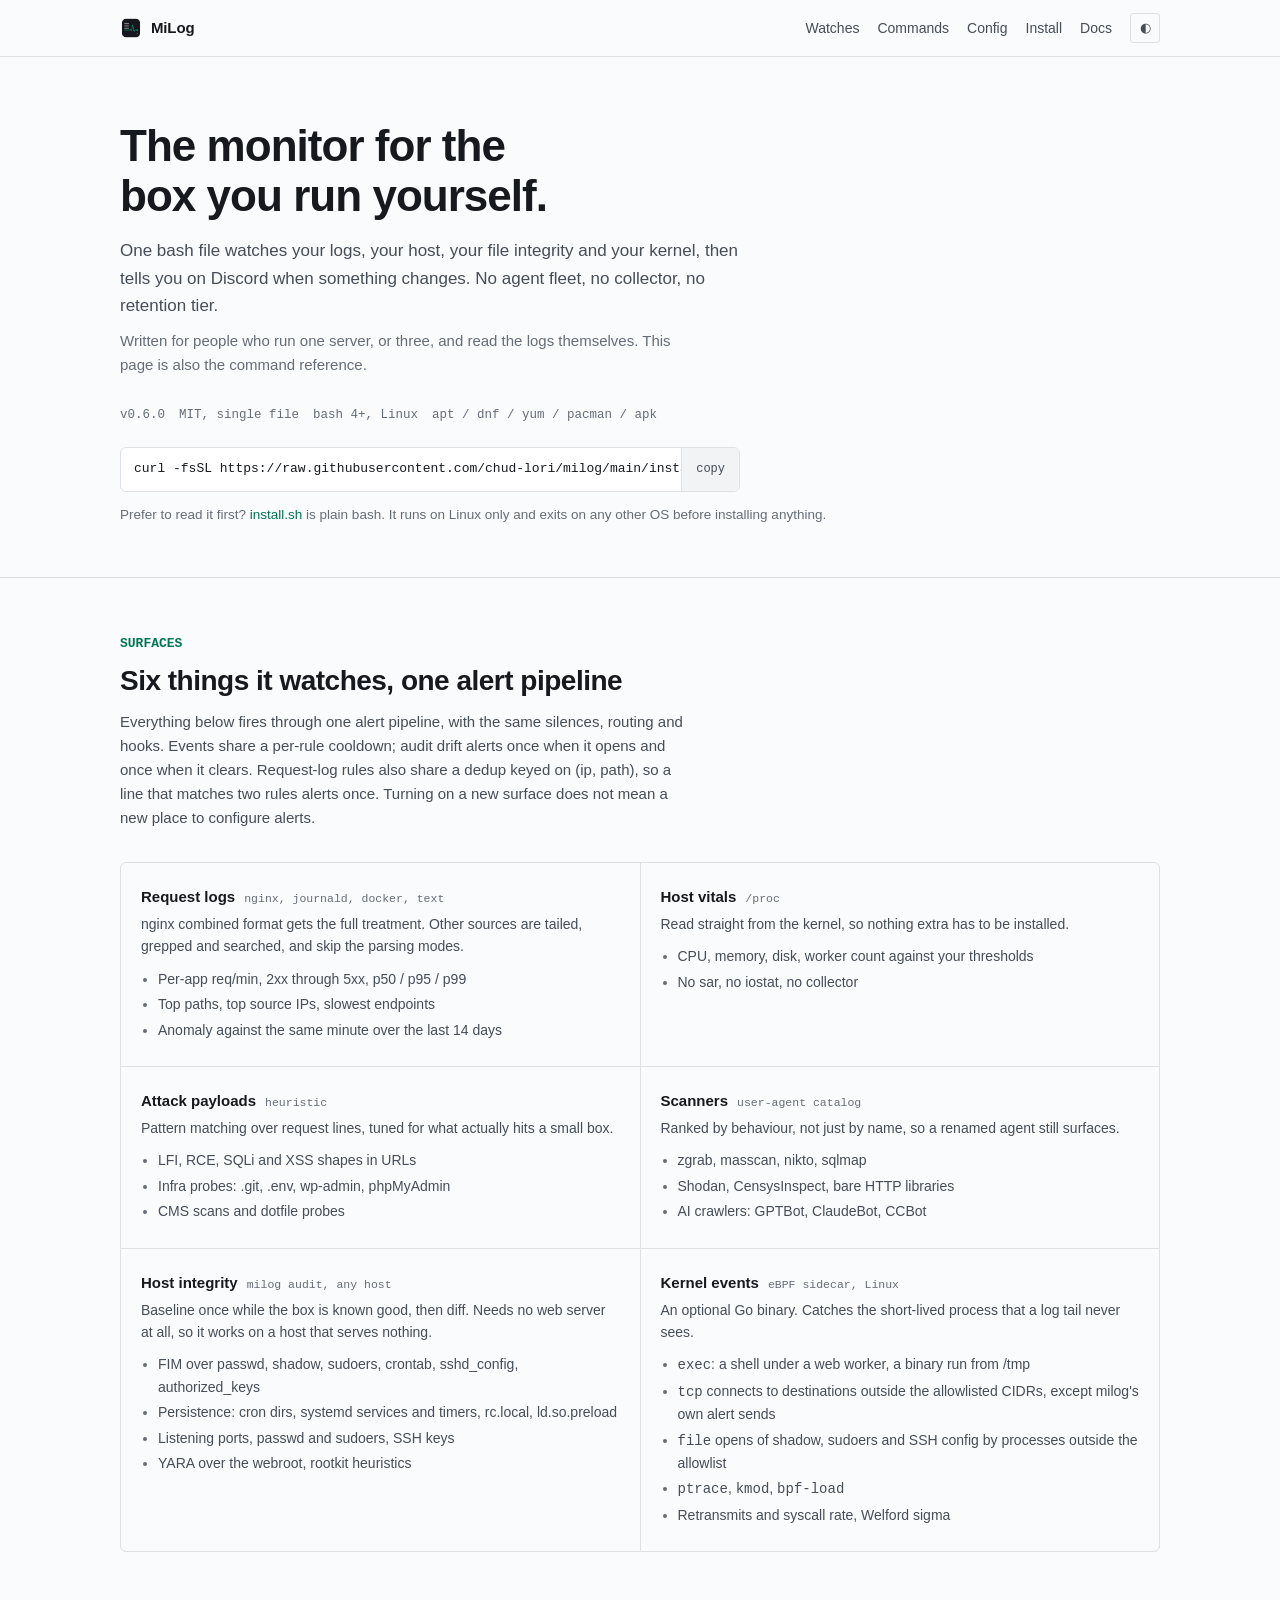
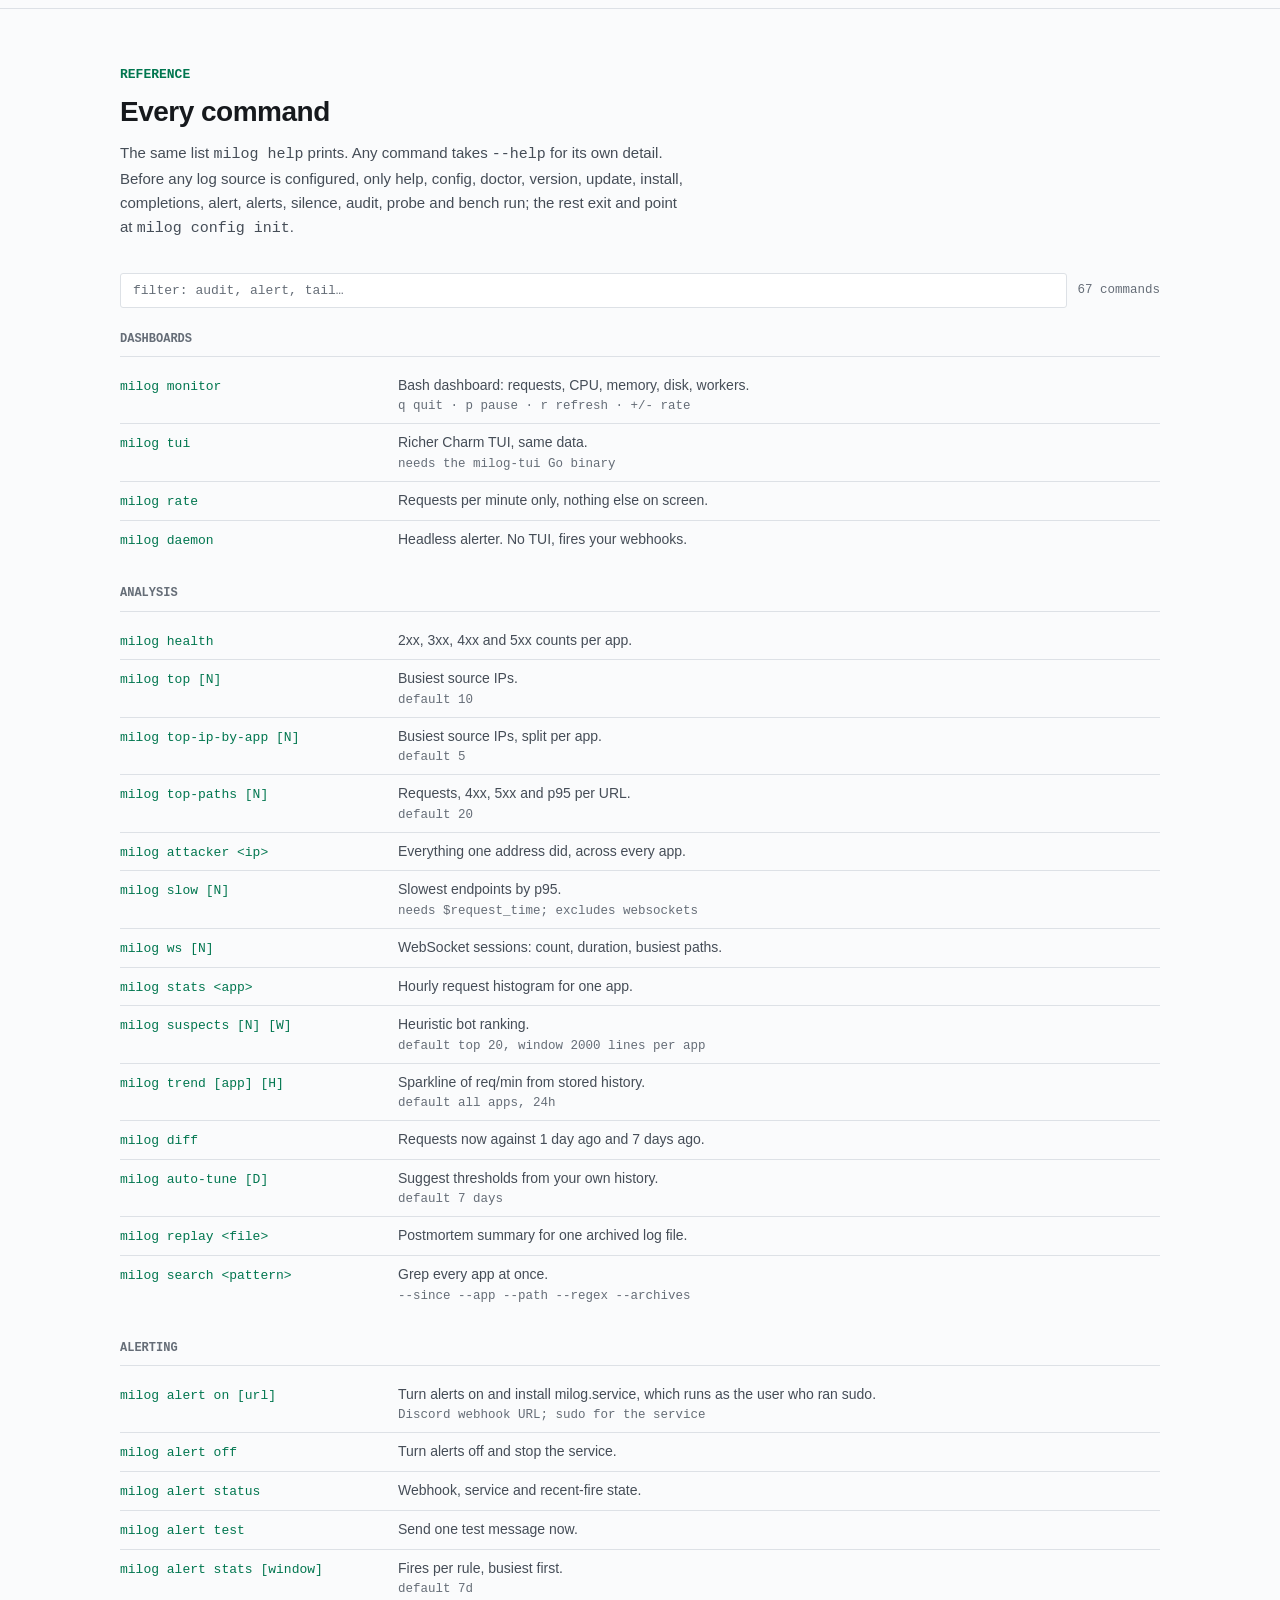
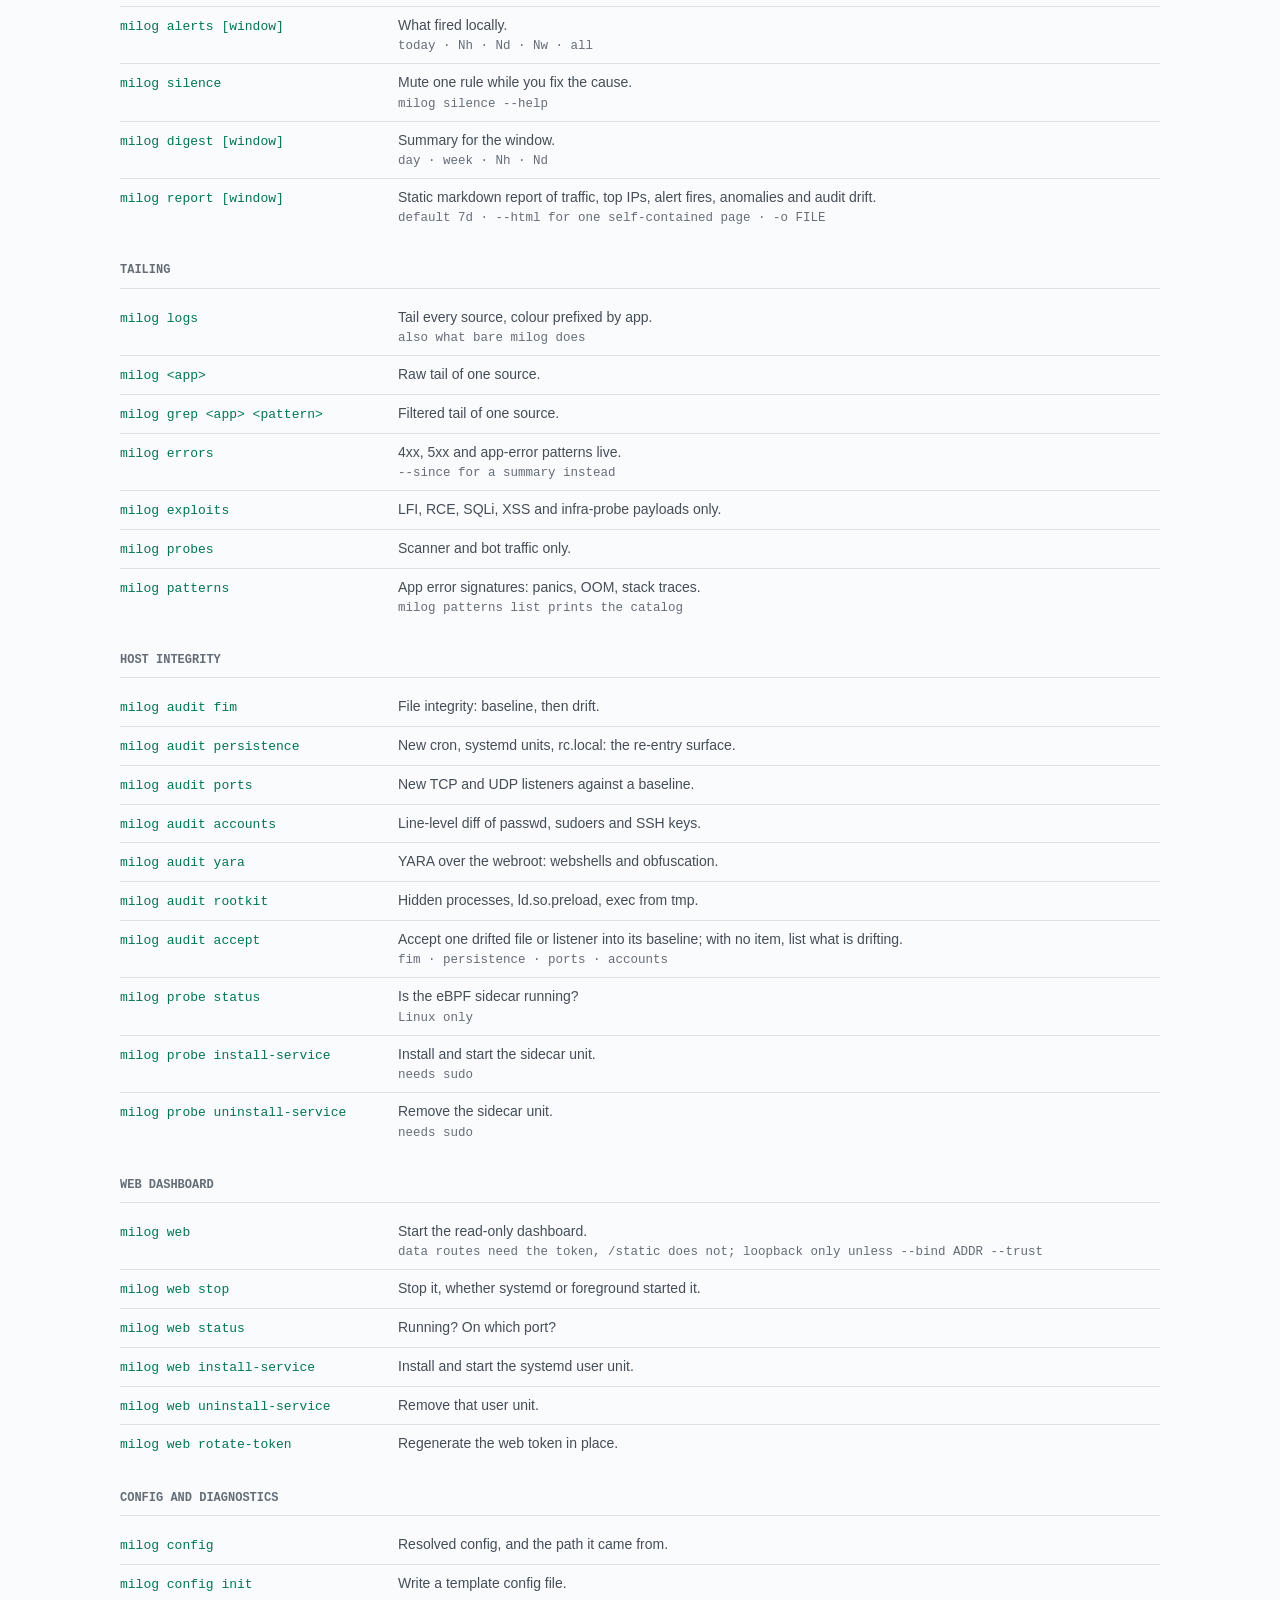
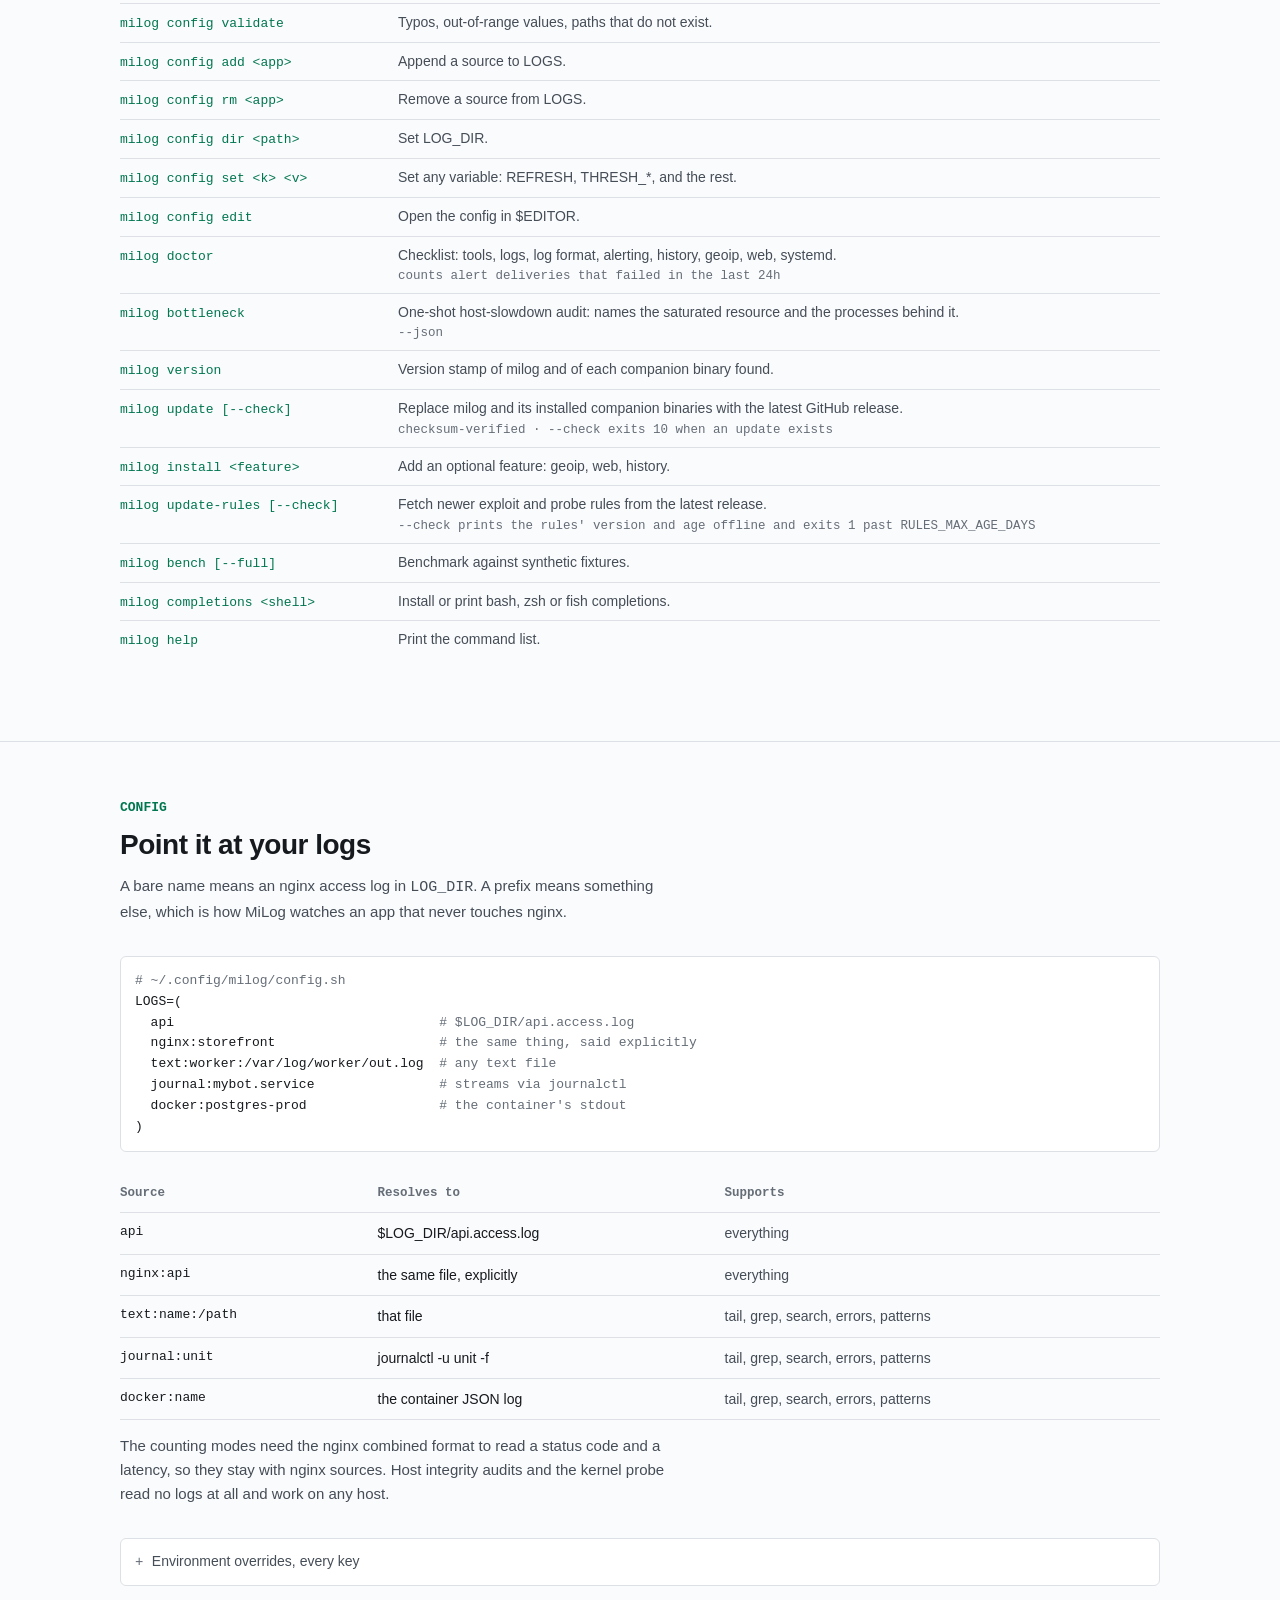
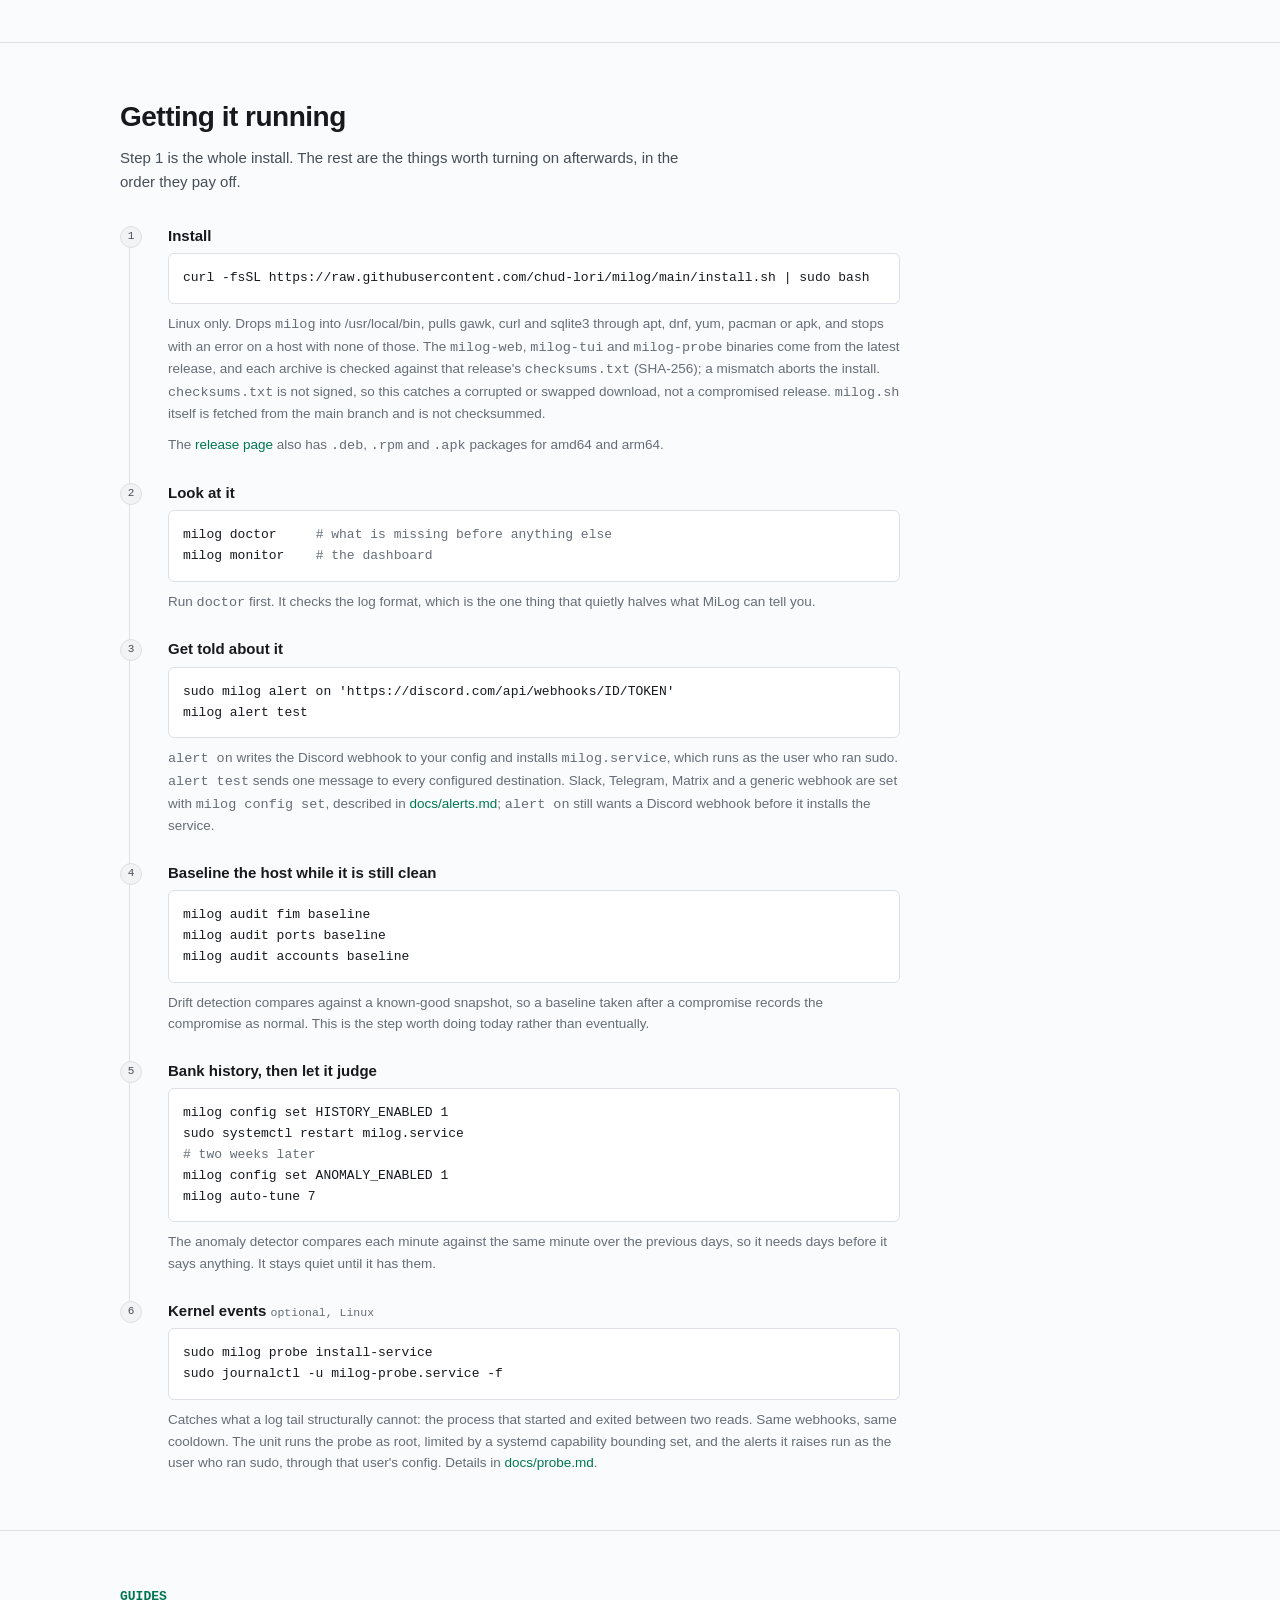
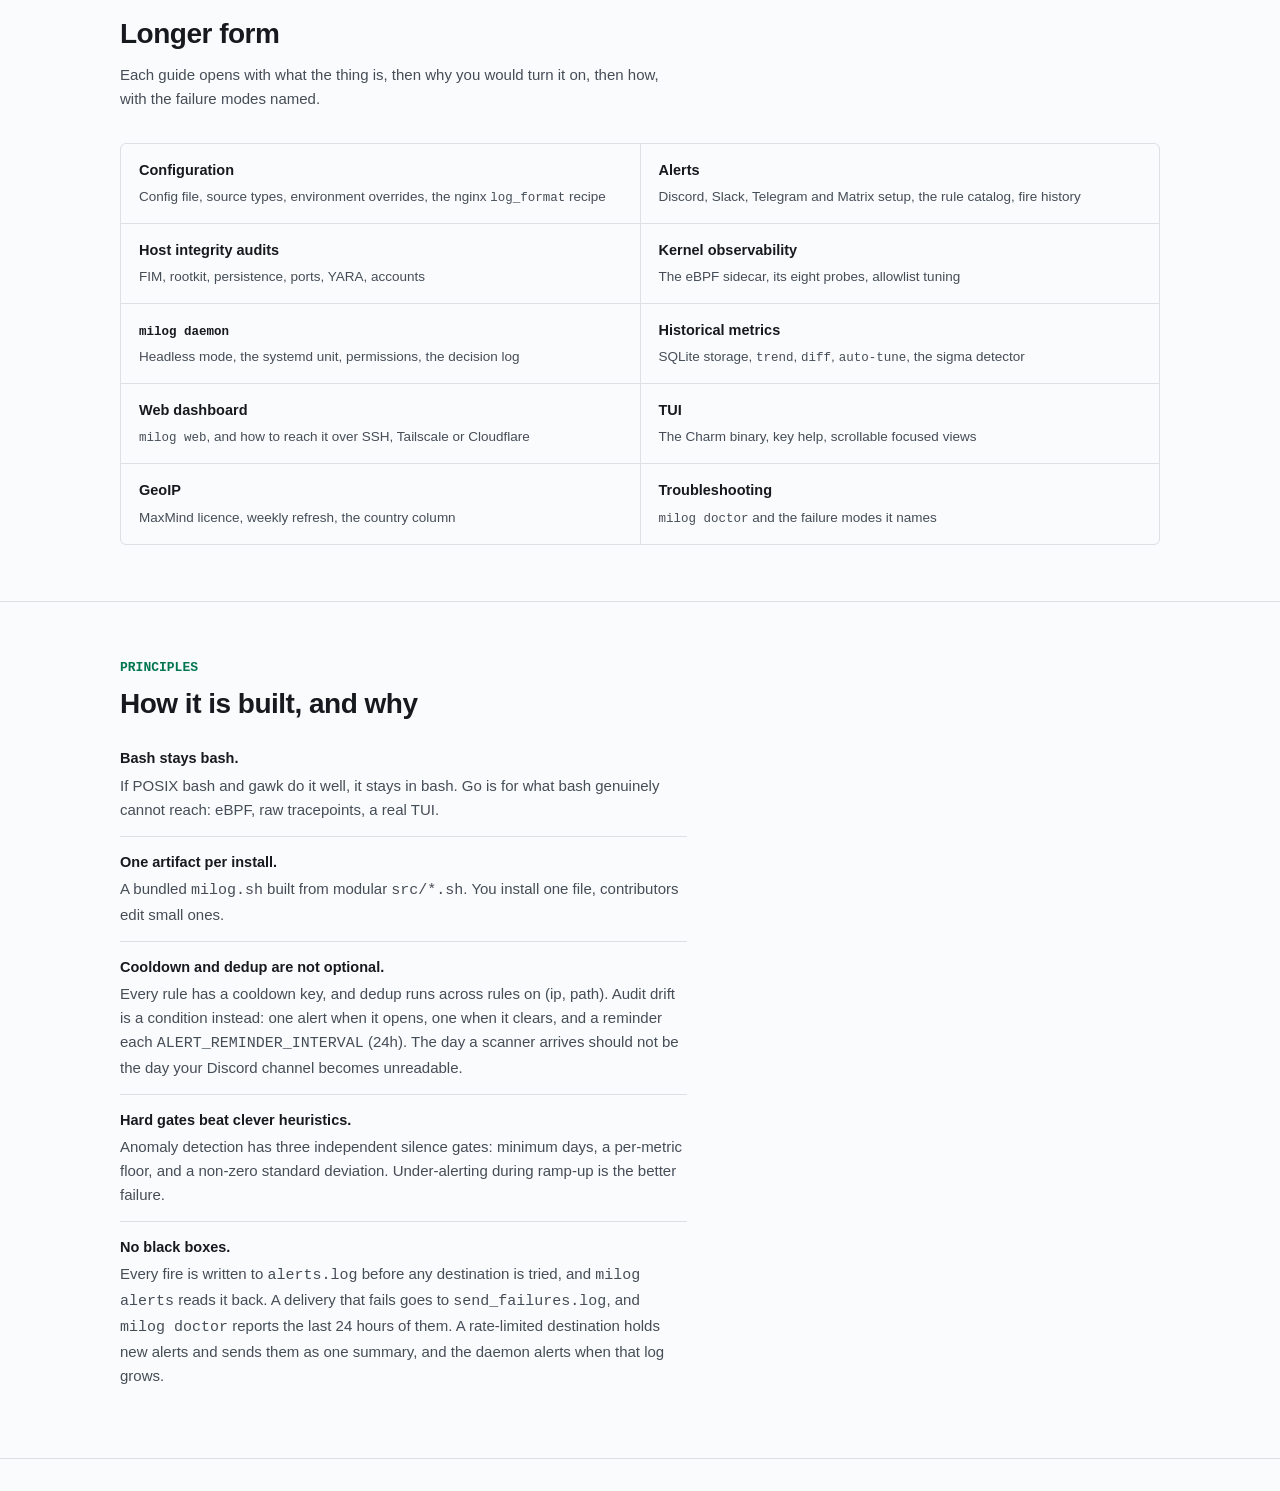
<file: docs/index.html>
<!doctype html>
<html lang="en">
<head>
  <meta charset="utf-8">
  <meta name="viewport" content="width=device-width, initial-scale=1">
  <title>MiLog: one-box monitor and command reference</title>
  <meta name="description" content="Single-file bash monitor for one server: nginx, journald, docker and plain text logs, host vitals, file integrity audits, and an optional eBPF kernel probe. This page is also the command reference.">
  <meta property="og:title" content="MiLog">
  <meta property="og:description" content="Single-file bash monitor for the box you run yourself. Log tailing, alerting with cooldown and dedup, host integrity audits, eBPF kernel events.">
  <meta property="og:type" content="website">
  <link rel="icon" href="assets/milog-icon.png">
<style>
  /* Palette and type: transcribed from DESIGN.md, which records the values
     this page already shipped with. Dark is the default because the tool is
     read beside a terminal; light is complete, not a degraded fallback. */
  :root {
    --bg: #0b0d10;
    --bg-2: #121519;
    --bg-3: #1a1e24;
    --fg: #e4e7eb;
    --fg-2: #a4adb8;
    --fg-3: #7d8792;
    --accent: #00d18f;
    --accent-2: #00a06d;
    --accent-ink: #04120c;
    --red: #ff6b6b;
    --amber: #ffb454;
    --border: #2a2f37;
    --border-2: #3a414b;

    --mono: ui-monospace, SFMono-Regular, "JetBrains Mono", Menlo, Monaco, Consolas, monospace;
    --sans: -apple-system, BlinkMacSystemFont, "Segoe UI", Roboto, "Helvetica Neue", Arial, sans-serif;

    --r-sm: 3px;
    --r-md: 6px;
    --measure: 68ch;
  }

  /* Light tokens live in one block, applied by preference or by explicit
     choice. The toggle wins in both directions. */
  @media (prefers-color-scheme: light) {
    :root:not([data-theme="dark"]) {
      --bg: #fafbfc;
      --bg-2: #ffffff;
      --bg-3: #f1f3f5;
      --fg: #16191d;
      --fg-2: #454d57;
      --fg-3: #656d77;
      --accent: #00764f;
      --accent-2: #005c3e;
      --accent-ink: #ffffff;
      --red: #c0392f;
      --amber: #8a5a00;
      --border: #dde1e6;
      --border-2: #c3c9d0;
    }
  }
  :root[data-theme="light"] {
    --bg: #fafbfc;
    --bg-2: #ffffff;
    --bg-3: #f1f3f5;
    --fg: #16191d;
    --fg-2: #454d57;
    --fg-3: #656d77;
    --accent: #00764f;
    --accent-2: #005c3e;
    --accent-ink: #ffffff;
    --red: #c0392f;
    --amber: #8a5a00;
    --border: #dde1e6;
    --border-2: #c3c9d0;
  }

  * { box-sizing: border-box; }

  html { scroll-behavior: smooth; scroll-padding-top: 72px; }
  @media (prefers-reduced-motion: reduce) {
    html { scroll-behavior: auto; }
    * { transition: none !important; }
  }

  body {
    margin: 0;
    background: var(--bg);
    color: var(--fg);
    font-family: var(--sans);
    font-size: 15px;
    line-height: 1.6;
    -webkit-font-smoothing: antialiased;
  }

  /* Mono is reserved for strings that are literally typed or literally
     printed. Prose never uses it, so a reader can tell a real command from an
     explanation without reading either. */
  code, pre, kbd, .mono { font-family: var(--mono); }

  a { color: var(--accent); text-decoration: none; }
  a:hover { text-decoration: underline; }

  /* One focus treatment everywhere. Never removed, only replaced. */
  :focus-visible {
    outline: 2px solid var(--accent);
    outline-offset: 2px;
    border-radius: var(--r-sm);
  }

  .wrap { width: 100%; max-width: 1080px; margin: 0 auto; padding: 0 20px; }
  .narrow { max-width: var(--measure); }

  .skip {
    position: absolute; left: -9999px; top: 0;
    background: var(--accent); color: var(--accent-ink);
    padding: 10px 16px; z-index: 100; border-radius: 0 0 var(--r-md) 0;
  }
  .skip:focus { left: 0; }

  /* ---------- masthead ---------- */

  header.top {
    position: sticky; top: 0; z-index: 50;
    background: var(--bg);
    border-bottom: 1px solid var(--border);
  }
  .top .wrap {
    display: flex; align-items: center; gap: 20px;
    height: 56px;
  }
  .brand {
    display: flex; align-items: center; gap: 9px;
    font-weight: 700; letter-spacing: -0.01em; color: var(--fg);
  }
  .brand:hover { text-decoration: none; }
  .brand img { display: block; width: 22px; height: 22px; }
  .top nav { display: flex; gap: 18px; margin-left: auto; align-items: center; }
  .top nav a { color: var(--fg-2); font-size: 14px; }
  .top nav a:hover { color: var(--fg); text-decoration: none; }

  .theme-btn {
    display: inline-flex; align-items: center; justify-content: center;
    width: 30px; height: 30px;
    background: transparent; color: var(--fg-2);
    border: 1px solid var(--border); border-radius: var(--r-sm);
    cursor: pointer; font-family: var(--mono); font-size: 13px; line-height: 1;
  }
  .theme-btn:hover { color: var(--fg); border-color: var(--border-2); }

  /* ---------- hero ---------- */

  .hero { padding: 64px 0 52px; border-bottom: 1px solid var(--border); }
  .hero h1 {
    margin: 0 0 16px;
    font-size: clamp(30px, 5.2vw, 44px);
    line-height: 1.14; letter-spacing: -0.022em; font-weight: 700;
    max-width: 19ch;
  }
  .hero .lead {
    margin: 0 0 10px; max-width: var(--measure);
    font-size: 17px; color: var(--fg-2);
  }
  .hero .who { margin: 0 0 28px; max-width: var(--measure); color: var(--fg-3); }

  .meta-row {
    display: flex; flex-wrap: wrap; gap: 8px 14px;
    margin: 0 0 22px; font-size: 12.5px; color: var(--fg-3);
    font-family: var(--mono);
  }
  .meta-row span { white-space: nowrap; }

  .run {
    display: flex; align-items: stretch; gap: 0;
    max-width: 620px; margin: 0 0 12px;
    background: var(--bg-2); border: 1px solid var(--border);
    border-radius: var(--r-md); overflow: hidden;
  }
  .run code {
    flex: 1; padding: 11px 13px; font-size: 13px;
    color: var(--fg); overflow-x: auto; white-space: nowrap;
  }
  .copy {
    flex: none; padding: 0 14px;
    background: var(--bg-3); color: var(--fg-2);
    border: 0; border-left: 1px solid var(--border);
    cursor: pointer; font-family: var(--mono); font-size: 12px;
  }
  .copy:hover { color: var(--fg); }
  .copy[data-done="1"] { color: var(--accent); }

  .hero .alt { color: var(--fg-3); font-size: 13.5px; margin: 0; }

  /* ---------- shared section furniture ---------- */

  section { padding: 56px 0; border-bottom: 1px solid var(--border); }
  section > .wrap > h2 {
    margin: 0 0 8px; font-size: 13px; font-weight: 700;
    color: var(--accent); font-family: var(--mono);
  }
  .title {
    margin: 0 0 12px; font-size: clamp(22px, 3.4vw, 28px);
    letter-spacing: -0.018em; line-height: 1.25; font-weight: 700;
  }
  .intro { margin: 0 0 32px; color: var(--fg-2); max-width: var(--measure); }

  /* ---------- product frame ---------- */

  figure.frame { margin: 0; }
  .frame .chrome {
    display: flex; align-items: center; gap: 10px;
    padding: 8px 12px;
    background: var(--bg-3);
    border: 1px solid var(--border); border-bottom: 0;
    border-radius: var(--r-md) var(--r-md) 0 0;
    font-family: var(--mono); font-size: 12px; color: var(--fg-3);
  }
  .frame pre {
    margin: 0; padding: 16px;
    background: var(--bg-2);
    border: 1px solid var(--border); border-radius: 0 0 var(--r-md) var(--r-md);
    overflow-x: auto; font-size: 12.5px; line-height: 1.65;
  }
  .frame figcaption {
    margin-top: 9px; font-size: 12.5px; color: var(--fg-3);
  }
  .dim { color: var(--fg-3); }
  .ok  { color: var(--accent); }
  .warn { color: var(--amber); }
  .bad { color: var(--red); }

  /* ---------- surfaces ---------- */

  .surfaces { display: grid; gap: 1px; background: var(--border); border: 1px solid var(--border); border-radius: var(--r-md); overflow: hidden; }
  @media (min-width: 720px) { .surfaces { grid-template-columns: 1fr 1fr; } }
  .surface { background: var(--bg); padding: 22px 20px; }
  .surface h3 {
    margin: 0 0 4px; font-size: 15px; display: flex; flex-wrap: wrap;
    align-items: baseline; gap: 9px;
  }
  .surface .scope {
    font-family: var(--mono); font-size: 11.5px; font-weight: 400;
    color: var(--fg-3);
  }
  .surface p { margin: 0 0 10px; color: var(--fg-2); font-size: 14px; }
  .surface ul { margin: 0; padding-left: 17px; color: var(--fg-2); font-size: 14px; }
  .surface li { margin-bottom: 3px; }
  .surface li::marker { color: var(--fg-3); }

  /* ---------- command reference ---------- */

  .filter-bar {
    display: flex; flex-wrap: wrap; gap: 10px; align-items: center;
    margin-bottom: 22px;
  }
  .filter-bar input {
    flex: 1; min-width: 220px;
    padding: 9px 12px;
    background: var(--bg-2); color: var(--fg);
    border: 1px solid var(--border); border-radius: var(--r-sm);
    font-family: var(--mono); font-size: 13px;
  }
  .filter-bar input::placeholder { color: var(--fg-3); }
  .filter-bar input:focus { border-color: var(--accent); }
  .count { font-family: var(--mono); font-size: 12.5px; color: var(--fg-3); }

  .group { margin-bottom: 26px; }
  .group > h3 {
    margin: 0 0 10px; padding-bottom: 7px;
    border-bottom: 1px solid var(--border);
    font-family: var(--mono); font-size: 12px; font-weight: 700;
    color: var(--fg-3);
  }
  .cmds { margin: 0; }
  .cmd {
    display: grid; gap: 2px 18px; padding: 7px 0;
    border-bottom: 1px solid var(--border);
  }
  @media (min-width: 680px) {
    .cmd { grid-template-columns: 260px 1fr; align-items: baseline; }
  }
  .cmd:last-child { border-bottom: 0; }
  .cmd dt { font-family: var(--mono); font-size: 13px; color: var(--accent); }
  .cmd dd { margin: 0; color: var(--fg-2); font-size: 14px; }
  .cmd dd .hint { display: block; color: var(--fg-3); font-size: 12.5px; font-family: var(--mono); }
  .empty { padding: 22px 0; color: var(--fg-3); }

  /* ---------- config ---------- */

  .kv { width: 100%; border-collapse: collapse; font-size: 14px; }
  .kv th, .kv td { text-align: left; padding: 9px 12px 9px 0; border-bottom: 1px solid var(--border); vertical-align: top; }
  .kv th { color: var(--fg-3); font-weight: 600; font-size: 12.5px; font-family: var(--mono); }
  .kv td:first-child { font-family: var(--mono); font-size: 13px; color: var(--fg); white-space: nowrap; }
  .kv td:last-child { color: var(--fg-2); }
  .kv td { overflow-wrap: anywhere; }

  details.more {
    margin-top: 18px; border: 1px solid var(--border);
    border-radius: var(--r-md); background: var(--bg-2);
  }
  details.more > summary {
    padding: 11px 14px; cursor: pointer; color: var(--fg-2);
    font-size: 14px; list-style: none;
  }
  details.more > summary::-webkit-details-marker { display: none; }
  details.more > summary::before { content: "+ "; font-family: var(--mono); color: var(--fg-3); }
  details.more[open] > summary::before { content: "\2212 "; }
  details.more > summary:hover { color: var(--fg); }
  details.more .inner { padding: 0 14px 14px; }

  pre.block {
    margin: 0; padding: 14px;
    background: var(--bg-2); border: 1px solid var(--border);
    border-radius: var(--r-md); overflow-x: auto;
    font-size: 13px; line-height: 1.6;
  }

  /* ---------- install ---------- */

  .steps { margin: 0; padding: 0; list-style: none; counter-reset: step; max-width: 780px; }
  .steps > li {
    counter-increment: step;
    position: relative; padding: 0 0 26px 38px;
    border-left: 1px solid var(--border); margin-left: 9px;
  }
  .steps > li:last-child { border-left-color: transparent; padding-bottom: 0; }
  .steps > li::before {
    content: counter(step);
    position: absolute; left: -10px; top: 0;
    width: 20px; height: 20px; border-radius: 50%;
    background: var(--bg-3); color: var(--fg-2);
    border: 1px solid var(--border);
    font-family: var(--mono); font-size: 11px;
    display: flex; align-items: center; justify-content: center;
  }
  .steps h3 { margin: 0 0 8px; font-size: 15px; line-height: 1.3; }
  .steps .note { margin: 9px 0 0; color: var(--fg-3); font-size: 13.5px; }
  .opt { font-family: var(--mono); font-size: 11.5px; color: var(--fg-3); font-weight: 400; }

  /* ---------- doc index ---------- */

  .doclist { display: grid; gap: 1px; background: var(--border); border: 1px solid var(--border); border-radius: var(--r-md); overflow: hidden; }
  @media (min-width: 700px) { .doclist { grid-template-columns: 1fr 1fr; } }
  .doclist a {
    display: block; padding: 15px 18px; background: var(--bg); color: var(--fg);
  }
  .doclist a:hover { background: var(--bg-2); text-decoration: none; }
  .doclist strong { display: block; font-size: 14.5px; margin-bottom: 2px; }
  .doclist span { color: var(--fg-2); font-size: 13.5px; }
  .doclist code { font-size: 12.5px; }

  /* ---------- principles ---------- */

  .rules { margin: 0; padding: 0; list-style: none; max-width: var(--measure); }
  .rules li { padding: 14px 0; border-bottom: 1px solid var(--border); color: var(--fg-2); }
  .rules li:last-child { border-bottom: 0; }
  .rules strong { color: var(--fg); display: block; margin-bottom: 3px; font-size: 14.5px; }

  /* ---------- footer ---------- */

  footer { padding: 34px 0 46px; }
  footer .wrap { display: flex; flex-wrap: wrap; gap: 8px 22px; align-items: baseline; }
  footer, footer a { color: var(--fg-3); font-size: 13.5px; }
  footer .sep { margin-left: auto; }

  @media (max-width: 560px) {
    .top nav { gap: 13px; }
    .top nav a.hide-sm { display: none; }
    section { padding: 42px 0; }
    .hero { padding: 44px 0 38px; }
    footer .sep { margin-left: 0; width: 100%; }
  }
</style>
</head>
<body>

<a class="skip" href="#commands">Skip to the command reference</a>

<header class="top">
  <div class="wrap">
    <a class="brand" href="#top">
      <img src="assets/milog-icon.png" alt="" width="22" height="22">
      MiLog
    </a>
    <nav aria-label="Sections">
      <a href="#watches" class="hide-sm">Watches</a>
      <a href="#commands">Commands</a>
      <a href="#configure" class="hide-sm">Config</a>
      <a href="#install">Install</a>
      <a href="#docs">Docs</a>
      <button class="theme-btn" id="theme" type="button" aria-live="polite">
        <span aria-hidden="true">◐</span>
        <span class="sr" hidden>Switch theme</span>
      </button>
    </nav>
  </div>
</header>

<div class="hero" id="top">
  <div class="wrap">
    <h1>The monitor for the box you run yourself.</h1>
    <p class="lead">
      One bash file watches your logs, your host, your file integrity and your
      kernel, then tells you on Discord when something changes. No agent fleet,
      no collector, no retention tier.
    </p>
    <p class="who">
      Written for people who run one server, or three, and read the logs
      themselves. This page is also the command reference.
    </p>

    <p class="meta-row">
      <span>v0.6.0</span>
      <span>MIT, single file</span>
      <span>bash 4+, Linux</span>
      <span>apt / dnf / yum / pacman / apk</span>
    </p>

    <div class="run">
      <code id="install-cmd">curl -fsSL https://raw.githubusercontent.com/chud-lori/milog/main/install.sh | sudo bash</code>
      <button class="copy" type="button" data-copy="install-cmd">copy</button>
    </div>
    <p class="alt">
      Prefer to read it first? <a href="https://github.com/chud-lori/milog/blob/main/install.sh">install.sh</a> is plain bash. It runs on Linux only and exits on any other OS before installing anything.
    </p>
  </div>
</div>

<section id="watches">
  <div class="wrap">
    <h2>SURFACES</h2>
    <p class="title">Six things it watches, one alert pipeline</p>
    <p class="intro">
      Everything below fires through one alert pipeline, with the same
      silences, routing and hooks. Events share a per-rule cooldown; audit
      drift alerts once when it opens and once when it clears. Request-log rules also
      share a dedup keyed on (ip, path), so a line that matches two rules alerts
      once. Turning on a new surface does not mean a new place to configure
      alerts.
    </p>

    <div class="surfaces">
      <div class="surface">
        <h3>Request logs <span class="scope">nginx, journald, docker, text</span></h3>
        <p>
          nginx combined format gets the full treatment. Other sources are
          tailed, grepped and searched, and skip the parsing modes.
        </p>
        <ul>
          <li>Per-app req/min, 2xx through 5xx, p50 / p95 / p99</li>
          <li>Top paths, top source IPs, slowest endpoints</li>
          <li>Anomaly against the same minute over the last 14 days</li>
        </ul>
      </div>

      <div class="surface">
        <h3>Host vitals <span class="scope">/proc</span></h3>
        <p>Read straight from the kernel, so nothing extra has to be installed.</p>
        <ul>
          <li>CPU, memory, disk, worker count against your thresholds</li>
          <li>No sar, no iostat, no collector</li>
        </ul>
      </div>

      <div class="surface">
        <h3>Attack payloads <span class="scope">heuristic</span></h3>
        <p>Pattern matching over request lines, tuned for what actually hits a small box.</p>
        <ul>
          <li>LFI, RCE, SQLi and XSS shapes in URLs</li>
          <li>Infra probes: .git, .env, wp-admin, phpMyAdmin</li>
          <li>CMS scans and dotfile probes</li>
        </ul>
      </div>

      <div class="surface">
        <h3>Scanners <span class="scope">user-agent catalog</span></h3>
        <p>Ranked by behaviour, not just by name, so a renamed agent still surfaces.</p>
        <ul>
          <li>zgrab, masscan, nikto, sqlmap</li>
          <li>Shodan, CensysInspect, bare HTTP libraries</li>
          <li>AI crawlers: GPTBot, ClaudeBot, CCBot</li>
        </ul>
      </div>

      <div class="surface">
        <h3>Host integrity <span class="scope">milog audit, any host</span></h3>
        <p>
          Baseline once while the box is known good, then diff. Needs no web
          server at all, so it works on a host that serves nothing.
        </p>
        <ul>
          <li>FIM over passwd, shadow, sudoers, crontab, sshd_config, authorized_keys</li>
          <li>Persistence: cron dirs, systemd services and timers, rc.local, ld.so.preload</li>
          <li>Listening ports, passwd and sudoers, SSH keys</li>
          <li>YARA over the webroot, rootkit heuristics</li>
        </ul>
      </div>

      <div class="surface">
        <h3>Kernel events <span class="scope">eBPF sidecar, Linux</span></h3>
        <p>
          An optional Go binary. Catches the short-lived process that a log
          tail never sees.
        </p>
        <ul>
          <li><code>exec</code>: a shell under a web worker, a binary run from /tmp</li>
          <li><code>tcp</code> connects to destinations outside the allowlisted CIDRs, except milog's own alert sends</li>
          <li><code>file</code> opens of shadow, sudoers and SSH config by processes outside the allowlist</li>
          <li><code>ptrace</code>, <code>kmod</code>, <code>bpf-load</code></li>
          <li>Retransmits and syscall rate, Welford sigma</li>
        </ul>
      </div>
    </div>
  </div>
</section>

<section id="commands">
  <div class="wrap">
    <h2>REFERENCE</h2>
    <p class="title">Every command</p>
    <p class="intro">
      The same list <code>milog help</code> prints. Any command takes
      <code>--help</code> for its own detail. Before any log source is
      configured, only help, config, doctor, version, update, install,
      completions, alert, alerts, silence, audit, probe and bench run; the rest exit and point at
      <code>milog config init</code>.
    </p>

    <div class="filter-bar">
      <label for="cmdfilter" class="sr" hidden>Filter commands</label>
      <input id="cmdfilter" type="search" placeholder="filter: audit, alert, tail…" autocomplete="off" spellcheck="false">
      <span class="count" id="cmdcount" role="status"></span>
    </div>

    <div id="cmdgroups">

      <div class="group">
        <h3>DASHBOARDS</h3>
        <dl class="cmds">
          <div class="cmd"><dt>milog monitor</dt><dd>Bash dashboard: requests, CPU, memory, disk, workers. <span class="hint">q quit · p pause · r refresh · +/- rate</span></dd></div>
          <div class="cmd"><dt>milog tui</dt><dd>Richer Charm TUI, same data. <span class="hint">needs the milog-tui Go binary</span></dd></div>
          <div class="cmd"><dt>milog rate</dt><dd>Requests per minute only, nothing else on screen.</dd></div>
          <div class="cmd"><dt>milog daemon</dt><dd>Headless alerter. No TUI, fires your webhooks.</dd></div>
        </dl>
      </div>

      <div class="group">
        <h3>ANALYSIS</h3>
        <dl class="cmds">
          <div class="cmd"><dt>milog health</dt><dd>2xx, 3xx, 4xx and 5xx counts per app.</dd></div>
          <div class="cmd"><dt>milog top [N]</dt><dd>Busiest source IPs. <span class="hint">default 10</span></dd></div>
          <div class="cmd"><dt>milog top-ip-by-app [N]</dt><dd>Busiest source IPs, split per app. <span class="hint">default 5</span></dd></div>
          <div class="cmd"><dt>milog top-paths [N]</dt><dd>Requests, 4xx, 5xx and p95 per URL. <span class="hint">default 20</span></dd></div>
          <div class="cmd"><dt>milog attacker &lt;ip&gt;</dt><dd>Everything one address did, across every app.</dd></div>
          <div class="cmd"><dt>milog slow [N]</dt><dd>Slowest endpoints by p95. <span class="hint">needs $request_time; excludes websockets</span></dd></div>
          <div class="cmd"><dt>milog ws [N]</dt><dd>WebSocket sessions: count, duration, busiest paths.</dd></div>
          <div class="cmd"><dt>milog stats &lt;app&gt;</dt><dd>Hourly request histogram for one app.</dd></div>
          <div class="cmd"><dt>milog suspects [N] [W]</dt><dd>Heuristic bot ranking. <span class="hint">default top 20, window 2000 lines per app</span></dd></div>
          <div class="cmd"><dt>milog trend [app] [H]</dt><dd>Sparkline of req/min from stored history. <span class="hint">default all apps, 24h</span></dd></div>
          <div class="cmd"><dt>milog diff</dt><dd>Requests now against 1 day ago and 7 days ago.</dd></div>
          <div class="cmd"><dt>milog auto-tune [D]</dt><dd>Suggest thresholds from your own history. <span class="hint">default 7 days</span></dd></div>
          <div class="cmd"><dt>milog replay &lt;file&gt;</dt><dd>Postmortem summary for one archived log file.</dd></div>
          <div class="cmd"><dt>milog search &lt;pattern&gt;</dt><dd>Grep every app at once. <span class="hint">--since --app --path --regex --archives</span></dd></div>
        </dl>
      </div>

      <div class="group">
        <h3>ALERTING</h3>
        <dl class="cmds">
          <div class="cmd"><dt>milog alert on [url]</dt><dd>Turn alerts on and install milog.service, which runs as the user who ran sudo. <span class="hint">Discord webhook URL; sudo for the service</span></dd></div>
          <div class="cmd"><dt>milog alert off</dt><dd>Turn alerts off and stop the service.</dd></div>
          <div class="cmd"><dt>milog alert status</dt><dd>Webhook, service and recent-fire state.</dd></div>
          <div class="cmd"><dt>milog alert test</dt><dd>Send one test message now.</dd></div>
          <div class="cmd"><dt>milog alert stats [window]</dt><dd>Fires per rule, busiest first. <span class="hint">default 7d</span></dd></div>
          <div class="cmd"><dt>milog alerts [window]</dt><dd>What fired locally. <span class="hint">today · Nh · Nd · Nw · all</span></dd></div>
          <div class="cmd"><dt>milog silence</dt><dd>Mute one rule while you fix the cause. <span class="hint">milog silence --help</span></dd></div>
          <div class="cmd"><dt>milog digest [window]</dt><dd>Summary for the window. <span class="hint">day · week · Nh · Nd</span></dd></div>
          <div class="cmd"><dt>milog report [window]</dt><dd>Static markdown report of traffic, top IPs, alert fires, anomalies and audit drift. <span class="hint">default 7d · --html for one self-contained page · -o FILE</span></dd></div>
        </dl>
      </div>

      <div class="group">
        <h3>TAILING</h3>
        <dl class="cmds">
          <div class="cmd"><dt>milog logs</dt><dd>Tail every source, colour prefixed by app. <span class="hint">also what bare milog does</span></dd></div>
          <div class="cmd"><dt>milog &lt;app&gt;</dt><dd>Raw tail of one source.</dd></div>
          <div class="cmd"><dt>milog grep &lt;app&gt; &lt;pattern&gt;</dt><dd>Filtered tail of one source.</dd></div>
          <div class="cmd"><dt>milog errors</dt><dd>4xx, 5xx and app-error patterns live. <span class="hint">--since for a summary instead</span></dd></div>
          <div class="cmd"><dt>milog exploits</dt><dd>LFI, RCE, SQLi, XSS and infra-probe payloads only.</dd></div>
          <div class="cmd"><dt>milog probes</dt><dd>Scanner and bot traffic only.</dd></div>
          <div class="cmd"><dt>milog patterns</dt><dd>App error signatures: panics, OOM, stack traces. <span class="hint">milog patterns list prints the catalog</span></dd></div>
        </dl>
      </div>

      <div class="group">
        <h3>HOST INTEGRITY</h3>
        <dl class="cmds">
          <div class="cmd"><dt>milog audit fim</dt><dd>File integrity: baseline, then drift.</dd></div>
          <div class="cmd"><dt>milog audit persistence</dt><dd>New cron, systemd units, rc.local: the re-entry surface.</dd></div>
          <div class="cmd"><dt>milog audit ports</dt><dd>New TCP and UDP listeners against a baseline.</dd></div>
          <div class="cmd"><dt>milog audit accounts</dt><dd>Line-level diff of passwd, sudoers and SSH keys.</dd></div>
          <div class="cmd"><dt>milog audit yara</dt><dd>YARA over the webroot: webshells and obfuscation.</dd></div>
          <div class="cmd"><dt>milog audit rootkit</dt><dd>Hidden processes, ld.so.preload, exec from tmp.</dd></div>
          <div class="cmd"><dt>milog audit accept</dt><dd>Accept one drifted file or listener into its baseline; with no item, list what is drifting. <span class="hint">fim · persistence · ports · accounts</span></dd></div>
          <div class="cmd"><dt>milog probe status</dt><dd>Is the eBPF sidecar running? <span class="hint">Linux only</span></dd></div>
          <div class="cmd"><dt>milog probe install-service</dt><dd>Install and start the sidecar unit. <span class="hint">needs sudo</span></dd></div>
          <div class="cmd"><dt>milog probe uninstall-service</dt><dd>Remove the sidecar unit. <span class="hint">needs sudo</span></dd></div>
        </dl>
      </div>

      <div class="group">
        <h3>WEB DASHBOARD</h3>
        <dl class="cmds">
          <div class="cmd"><dt>milog web</dt><dd>Start the read-only dashboard. <span class="hint">data routes need the token, /static does not; loopback only unless --bind ADDR --trust</span></dd></div>
          <div class="cmd"><dt>milog web stop</dt><dd>Stop it, whether systemd or foreground started it.</dd></div>
          <div class="cmd"><dt>milog web status</dt><dd>Running? On which port?</dd></div>
          <div class="cmd"><dt>milog web install-service</dt><dd>Install and start the systemd user unit.</dd></div>
          <div class="cmd"><dt>milog web uninstall-service</dt><dd>Remove that user unit.</dd></div>
          <div class="cmd"><dt>milog web rotate-token</dt><dd>Regenerate the web token in place.</dd></div>
        </dl>
      </div>

      <div class="group">
        <h3>CONFIG AND DIAGNOSTICS</h3>
        <dl class="cmds">
          <div class="cmd"><dt>milog config</dt><dd>Resolved config, and the path it came from.</dd></div>
          <div class="cmd"><dt>milog config init</dt><dd>Write a template config file.</dd></div>
          <div class="cmd"><dt>milog config validate</dt><dd>Typos, out-of-range values, paths that do not exist.</dd></div>
          <div class="cmd"><dt>milog config add &lt;app&gt;</dt><dd>Append a source to LOGS.</dd></div>
          <div class="cmd"><dt>milog config rm &lt;app&gt;</dt><dd>Remove a source from LOGS.</dd></div>
          <div class="cmd"><dt>milog config dir &lt;path&gt;</dt><dd>Set LOG_DIR.</dd></div>
          <div class="cmd"><dt>milog config set &lt;k&gt; &lt;v&gt;</dt><dd>Set any variable: REFRESH, THRESH_*, and the rest.</dd></div>
          <div class="cmd"><dt>milog config edit</dt><dd>Open the config in $EDITOR.</dd></div>
          <div class="cmd"><dt>milog doctor</dt><dd>Checklist: tools, logs, log format, alerting, history, geoip, web, systemd. <span class="hint">counts alert deliveries that failed in the last 24h</span></dd></div>
          <div class="cmd"><dt>milog bottleneck</dt><dd>One-shot host-slowdown audit: names the saturated resource and the processes behind it. <span class="hint">--json</span></dd></div>
          <div class="cmd"><dt>milog version</dt><dd>Version stamp of milog and of each companion binary found.</dd></div>
          <div class="cmd"><dt>milog update [--check]</dt><dd>Replace milog and its installed companion binaries with the latest GitHub release. <span class="hint">checksum-verified · --check exits 10 when an update exists</span></dd></div>
          <div class="cmd"><dt>milog install &lt;feature&gt;</dt><dd>Add an optional feature: geoip, web, history.</dd></div>
          <div class="cmd"><dt>milog update-rules [--check]</dt><dd>Fetch newer exploit and probe rules from the latest release. <span class="hint">--check prints the rules' version and age offline and exits 1 past RULES_MAX_AGE_DAYS</span></dd></div>
          <div class="cmd"><dt>milog bench [--full]</dt><dd>Benchmark against synthetic fixtures.</dd></div>
          <div class="cmd"><dt>milog completions &lt;shell&gt;</dt><dd>Install or print bash, zsh or fish completions.</dd></div>
          <div class="cmd"><dt>milog help</dt><dd>Print the command list.</dd></div>
        </dl>
      </div>

    </div>

    <p class="empty" id="noresults" hidden>
      Nothing matches that. <button class="copy" type="button" id="clearfilter" style="border-left:0;background:transparent;color:var(--accent);padding:0 4px;">Clear the filter</button>
    </p>
  </div>
</section>

<section id="configure">
  <div class="wrap">
    <h2>CONFIG</h2>
    <p class="title">Point it at your logs</p>
    <p class="intro">
      A bare name means an nginx access log in <code>LOG_DIR</code>. A prefix
      means something else, which is how MiLog watches an app that never touches
      nginx.
    </p>

    <pre class="block"><code><span class="dim"># ~/.config/milog/config.sh</span>
LOGS=(
  api                                  <span class="dim"># $LOG_DIR/api.access.log</span>
  nginx:storefront                     <span class="dim"># the same thing, said explicitly</span>
  text:worker:/var/log/worker/out.log  <span class="dim"># any text file</span>
  journal:mybot.service                <span class="dim"># streams via journalctl</span>
  docker:postgres-prod                 <span class="dim"># the container's stdout</span>
)</code></pre>

    <table class="kv" style="margin-top: 22px;">
      <caption class="sr" hidden>What each source type supports</caption>
      <thead>
        <tr><th scope="col">Source</th><th scope="col">Resolves to</th><th scope="col">Supports</th></tr>
      </thead>
      <tbody>
        <tr><td>api</td><td>$LOG_DIR/api.access.log</td><td>everything</td></tr>
        <tr><td>nginx:api</td><td>the same file, explicitly</td><td>everything</td></tr>
        <tr><td>text:name:/path</td><td>that file</td><td>tail, grep, search, errors, patterns</td></tr>
        <tr><td>journal:unit</td><td>journalctl -u unit -f</td><td>tail, grep, search, errors, patterns</td></tr>
        <tr><td>docker:name</td><td>the container JSON log</td><td>tail, grep, search, errors, patterns</td></tr>
      </tbody>
    </table>
    <p class="intro" style="margin-top: 14px;">
      The counting modes need the nginx combined format to read a status code
      and a latency, so they stay with nginx sources. Host integrity audits and
      the kernel probe read no logs at all and work on any host.
    </p>

    <details class="more">
      <summary>Environment overrides, every key</summary>
      <div class="inner">
        <p style="color: var(--fg-2); font-size: 14px; margin-top: 0;">
          These environment variables win over the config file, so one run can
          differ without editing anything. <code>MILOG_APPS</code> replaces
          <code>LOGS</code>.
        </p>
        <pre class="block"><code>MILOG_CONFIG            MILOG_LOG_DIR           MILOG_REFRESH
MILOG_ALERTS_ENABLED    MILOG_ALERT_ROUTES      MILOG_ALERT_COOLDOWN
MILOG_ALERT_DEDUP_WINDOW  MILOG_ALERT_HOOK_TIMEOUT  MILOG_ALERT_LOG_MAX_BYTES
MILOG_ALERT_REMINDER_INTERVAL
MILOG_DISCORD_WEBHOOK   MILOG_SLACK_WEBHOOK     MILOG_TELEGRAM_BOT_TOKEN
MILOG_TELEGRAM_CHAT_ID  MILOG_MATRIX_HOMESERVER MILOG_MATRIX_ROOM
MILOG_MATRIX_TOKEN      MILOG_WEBHOOK_URL       MILOG_WEBHOOK_TEMPLATE
MILOG_WEBHOOK_CONTENT_TYPE  MILOG_HOOKS_DIR
MILOG_APPS              MILOG_AUDIT_ENABLED     MILOG_AUDIT_FIM_INTERVAL
MILOG_AUDIT_PERSISTENCE_INTERVAL  MILOG_AUDIT_PORTS_INTERVAL
MILOG_AUDIT_YARA_INTERVAL  MILOG_AUDIT_YARA_PATHS  MILOG_AUDIT_YARA_RULES_DIR
MILOG_AUDIT_ACCOUNTS_INTERVAL  MILOG_AUDIT_ACCOUNTS_PATHS
MILOG_AUDIT_ROOTKIT_INTERVAL
MILOG_HISTORY_ENABLED   MILOG_HISTORY_DB        MILOG_ANOMALY_ENABLED
MILOG_ANOMALY_SIGMA     MILOG_ANOMALY_MIN_DAYS  MILOG_ANOMALY_FLOOR_REQ
MILOG_ANOMALY_FLOOR_C5XX  MILOG_ANOMALY_FLOOR_P95
MILOG_PATTERNS_ENABLED  MILOG_SLOW_EXCLUDE_PATHS
MILOG_GEOIP_ENABLED     MILOG_MMDB_PATH         MILOG_DOCKER_ROOT
MILOG_CROWDSEC_CTI_KEY
MILOG_WEB_PORT          MILOG_WEB_BIND</code></pre>
        <p style="color: var(--fg-3); font-size: 13.5px; margin-bottom: 0;">
          Each one is described in
          <a href="https://github.com/chud-lori/milog/blob/main/docs/configuration.md">docs/configuration.md</a>.
        </p>
      </div>
    </details>
  </div>
</section>

<section id="install">
  <div class="wrap">
    <p class="title" style="margin-top:0;">Getting it running</p>
    <p class="intro">
      Step 1 is the whole install. The rest are the things worth turning on
      afterwards, in the order they pay off.
    </p>

    <ol class="steps">
      <li>
        <h3>Install</h3>
        <pre class="block"><code>curl -fsSL https://raw.githubusercontent.com/chud-lori/milog/main/install.sh | sudo bash</code></pre>
        <p class="note">
          Linux only. Drops <code>milog</code> into /usr/local/bin, pulls gawk,
          curl and sqlite3 through apt, dnf, yum, pacman or apk, and stops with
          an error on a host with none of those. The <code>milog-web</code>,
          <code>milog-tui</code> and <code>milog-probe</code> binaries come from
          the latest release, and each archive is checked against that
          release's <code>checksums.txt</code> (SHA-256); a mismatch aborts the
          install. <code>checksums.txt</code> is not signed, so this catches a
          corrupted or swapped download, not a compromised release.
          <code>milog.sh</code> itself is fetched from the main branch and is
          not checksummed.
        </p>
        <p class="note">
          The <a href="https://github.com/chud-lori/milog/releases/latest">release page</a>
          also has <code>.deb</code>, <code>.rpm</code> and <code>.apk</code>
          packages for amd64 and arm64.
        </p>
      </li>
      <li>
        <h3>Look at it</h3>
        <pre class="block"><code>milog doctor     <span class="dim"># what is missing before anything else</span>
milog monitor    <span class="dim"># the dashboard</span></code></pre>
        <p class="note">
          Run <code>doctor</code> first. It checks the log format, which is the
          one thing that quietly halves what MiLog can tell you.
        </p>
      </li>
      <li>
        <h3>Get told about it</h3>
        <pre class="block"><code>sudo milog alert on 'https://discord.com/api/webhooks/ID/TOKEN'
milog alert test</code></pre>
        <p class="note">
          <code>alert on</code> writes the Discord webhook to your config and
          installs <code>milog.service</code>, which runs as the user who ran
          sudo. <code>alert test</code> sends one message to every configured
          destination. Slack, Telegram, Matrix and a generic webhook are set
          with <code>milog config set</code>, described in
          <a href="https://github.com/chud-lori/milog/blob/main/docs/alerts.md">docs/alerts.md</a>;
          <code>alert on</code> still wants a Discord webhook before it installs
          the service.
        </p>
      </li>
      <li>
        <h3>Baseline the host while it is still clean</h3>
        <pre class="block"><code>milog audit fim baseline
milog audit ports baseline
milog audit accounts baseline</code></pre>
        <p class="note">
          Drift detection compares against a known-good snapshot, so a baseline
          taken after a compromise records the compromise as normal. This is the
          step worth doing today rather than eventually.
        </p>
      </li>
      <li>
        <h3>Bank history, then let it judge</h3>
        <pre class="block"><code>milog config set HISTORY_ENABLED 1
sudo systemctl restart milog.service
<span class="dim"># two weeks later</span>
milog config set ANOMALY_ENABLED 1
milog auto-tune 7</code></pre>
        <p class="note">
          The anomaly detector compares each minute against the same minute over
          the previous days, so it needs days before it says anything. It stays
          quiet until it has them.
        </p>
      </li>
      <li>
        <h3>Kernel events <span class="opt">optional, Linux</span></h3>
        <pre class="block"><code>sudo milog probe install-service
sudo journalctl -u milog-probe.service -f</code></pre>
        <p class="note">
          Catches what a log tail structurally cannot: the process that started
          and exited between two reads. Same webhooks, same cooldown. The unit
          runs the probe as root, limited by a systemd capability bounding set,
          and the alerts it raises run as the user who ran sudo, through that
          user's config. Details in
          <a href="https://github.com/chud-lori/milog/blob/main/docs/probe.md">docs/probe.md</a>.
        </p>
      </li>
    </ol>
  </div>
</section>

<section id="docs">
  <div class="wrap">
    <h2>GUIDES</h2>
    <p class="title">Longer form</p>
    <p class="intro">
      Each guide opens with what the thing is, then why you would turn it on,
      then how, with the failure modes named.
    </p>
    <div class="doclist">
      <a href="https://github.com/chud-lori/milog/blob/main/docs/configuration.md">
        <strong>Configuration</strong>
        <span>Config file, source types, environment overrides, the nginx <code>log_format</code> recipe</span>
      </a>
      <a href="https://github.com/chud-lori/milog/blob/main/docs/alerts.md">
        <strong>Alerts</strong>
        <span>Discord, Slack, Telegram and Matrix setup, the rule catalog, fire history</span>
      </a>
      <a href="https://github.com/chud-lori/milog/blob/main/docs/audit.md">
        <strong>Host integrity audits</strong>
        <span>FIM, rootkit, persistence, ports, YARA, accounts</span>
      </a>
      <a href="https://github.com/chud-lori/milog/blob/main/docs/probe.md">
        <strong>Kernel observability</strong>
        <span>The eBPF sidecar, its eight probes, allowlist tuning</span>
      </a>
      <a href="https://github.com/chud-lori/milog/blob/main/docs/daemon.md">
        <strong><code>milog daemon</code></strong>
        <span>Headless mode, the systemd unit, permissions, the decision log</span>
      </a>
      <a href="https://github.com/chud-lori/milog/blob/main/docs/historical-metrics.md">
        <strong>Historical metrics</strong>
        <span>SQLite storage, <code>trend</code>, <code>diff</code>, <code>auto-tune</code>, the sigma detector</span>
      </a>
      <a href="https://github.com/chud-lori/milog/blob/main/docs/web-dashboard.md">
        <strong>Web dashboard</strong>
        <span><code>milog web</code>, and how to reach it over SSH, Tailscale or Cloudflare</span>
      </a>
      <a href="https://github.com/chud-lori/milog/blob/main/docs/tui.md">
        <strong>TUI</strong>
        <span>The Charm binary, key help, scrollable focused views</span>
      </a>
      <a href="https://github.com/chud-lori/milog/blob/main/docs/geoip.md">
        <strong>GeoIP</strong>
        <span>MaxMind licence, weekly refresh, the country column</span>
      </a>
      <a href="https://github.com/chud-lori/milog/blob/main/docs/troubleshooting.md">
        <strong>Troubleshooting</strong>
        <span><code>milog doctor</code> and the failure modes it names</span>
      </a>
    </div>
  </div>
</section>

<section id="rules">
  <div class="wrap">
    <h2>PRINCIPLES</h2>
    <p class="title">How it is built, and why</p>
    <ul class="rules">
      <li>
        <strong>Bash stays bash.</strong>
        If POSIX bash and gawk do it well, it stays in bash. Go is for what bash
        genuinely cannot reach: eBPF, raw tracepoints, a real TUI.
      </li>
      <li>
        <strong>One artifact per install.</strong>
        A bundled <code>milog.sh</code> built from modular <code>src/*.sh</code>.
        You install one file, contributors edit small ones.
      </li>
      <li>
        <strong>Cooldown and dedup are not optional.</strong>
        Every rule has a cooldown key, and dedup runs across rules on (ip, path).
        Audit drift is a condition instead: one alert when it opens, one when it
        clears, and a reminder each <code>ALERT_REMINDER_INTERVAL</code> (24h).
        The day a scanner arrives should not be the day your Discord channel
        becomes unreadable.
      </li>
      <li>
        <strong>Hard gates beat clever heuristics.</strong>
        Anomaly detection has three independent silence gates: minimum days, a
        per-metric floor, and a non-zero standard deviation. Under-alerting
        during ramp-up is the better failure.
      </li>
      <li>
        <strong>No black boxes.</strong>
        Every fire is written to <code>alerts.log</code> before any destination
        is tried, and <code>milog alerts</code> reads it back. A delivery that
        fails goes to <code>send_failures.log</code>, and
        <code>milog doctor</code> reports the last 24 hours of them. A rate-limited
        destination holds new alerts and sends them as one summary, and the daemon
        alerts when that log grows.
      </li>
    </ul>
  </div>
</section>

<footer>
  <div class="wrap">
    <a href="https://github.com/chud-lori/milog">github.com/chud-lori/milog</a>
    <span>bash, awk, and a little Go</span>
    <span class="sep">Not affiliated with nginx, Inc.</span>
  </div>
</footer>

<script>
  // Theme. The toggle has to beat the OS preference in both directions, so the
  // choice is written to the root element and remembered.
  (function () {
    var root = document.documentElement;
    var btn = document.getElementById('theme');
    var saved = null;
    try { saved = localStorage.getItem('milog-theme'); } catch (e) {}
    if (saved === 'light' || saved === 'dark') root.setAttribute('data-theme', saved);

    function current() {
      var set = root.getAttribute('data-theme');
      if (set) return set;
      return window.matchMedia('(prefers-color-scheme: light)').matches ? 'light' : 'dark';
    }
    function label() {
      btn.setAttribute('aria-label', current() === 'light' ? 'Switch to dark theme' : 'Switch to light theme');
    }
    label();
    btn.addEventListener('click', function () {
      var next = current() === 'light' ? 'dark' : 'light';
      root.setAttribute('data-theme', next);
      try { localStorage.setItem('milog-theme', next); } catch (e) {}
      label();
    });
  })();

  // Command filter. Matches the command and its description, hides groups that
  // end up empty, and reports the count for screen readers.
  (function () {
    var input = document.getElementById('cmdfilter');
    var count = document.getElementById('cmdcount');
    var none = document.getElementById('noresults');
    var clear = document.getElementById('clearfilter');
    var groups = [].slice.call(document.querySelectorAll('#cmdgroups .group'));
    var rows = [].slice.call(document.querySelectorAll('#cmdgroups .cmd'));
    var total = rows.length;

    rows.forEach(function (row) {
      row.dataset.text = row.textContent.toLowerCase().replace(/\s+/g, ' ');
    });

    function apply() {
      var q = input.value.trim().toLowerCase();
      var shown = 0;
      rows.forEach(function (row) {
        var hit = !q || row.dataset.text.indexOf(q) !== -1;
        row.hidden = !hit;
        if (hit) shown++;
      });
      groups.forEach(function (g) {
        g.hidden = !g.querySelector('.cmd:not([hidden])');
      });
      none.hidden = shown !== 0;
      count.textContent = q ? shown + ' of ' + total : total + ' commands';
    }

    input.addEventListener('input', apply);
    input.addEventListener('keydown', function (e) {
      if (e.key === 'Escape' && input.value) { input.value = ''; apply(); }
    });
    clear.addEventListener('click', function () { input.value = ''; apply(); input.focus(); });
    apply();
  })();

  // Copy buttons. Report the outcome in the button itself, including failure,
  // because a clipboard write can be refused and a silent button is a lie.
  (function () {
    [].slice.call(document.querySelectorAll('.copy[data-copy]')).forEach(function (btn) {
      btn.addEventListener('click', function () {
        var src = document.getElementById(btn.dataset.copy);
        if (!src) return;
        var text = src.textContent.trim();
        var done = function (ok) {
          btn.textContent = ok ? 'copied' : 'select it';
          btn.dataset.done = ok ? '1' : '0';
          setTimeout(function () { btn.textContent = 'copy'; btn.dataset.done = ''; }, 1800);
        };
        if (navigator.clipboard && navigator.clipboard.writeText) {
          navigator.clipboard.writeText(text).then(function () { done(true); }, function () { done(false); });
        } else {
          done(false);
        }
      });
    });
  })();
</script>

</body>
</html>
</file>
